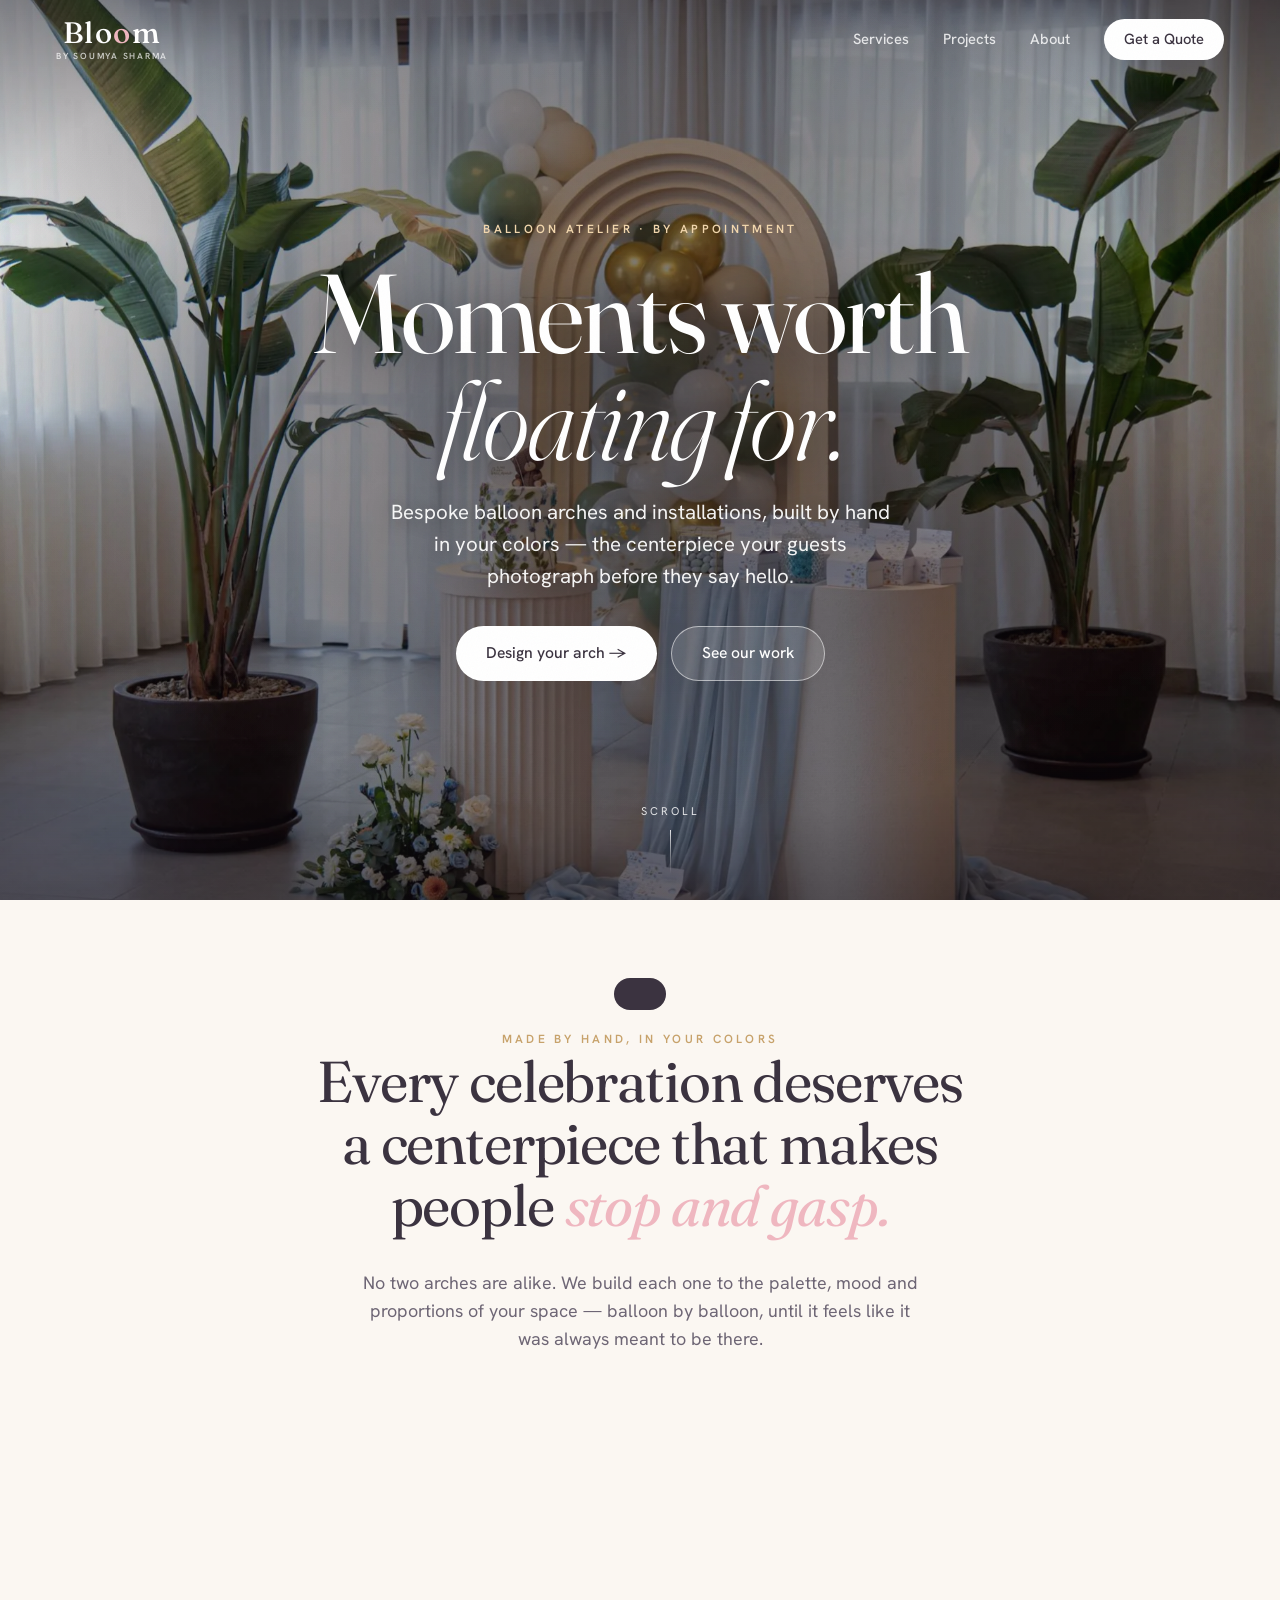
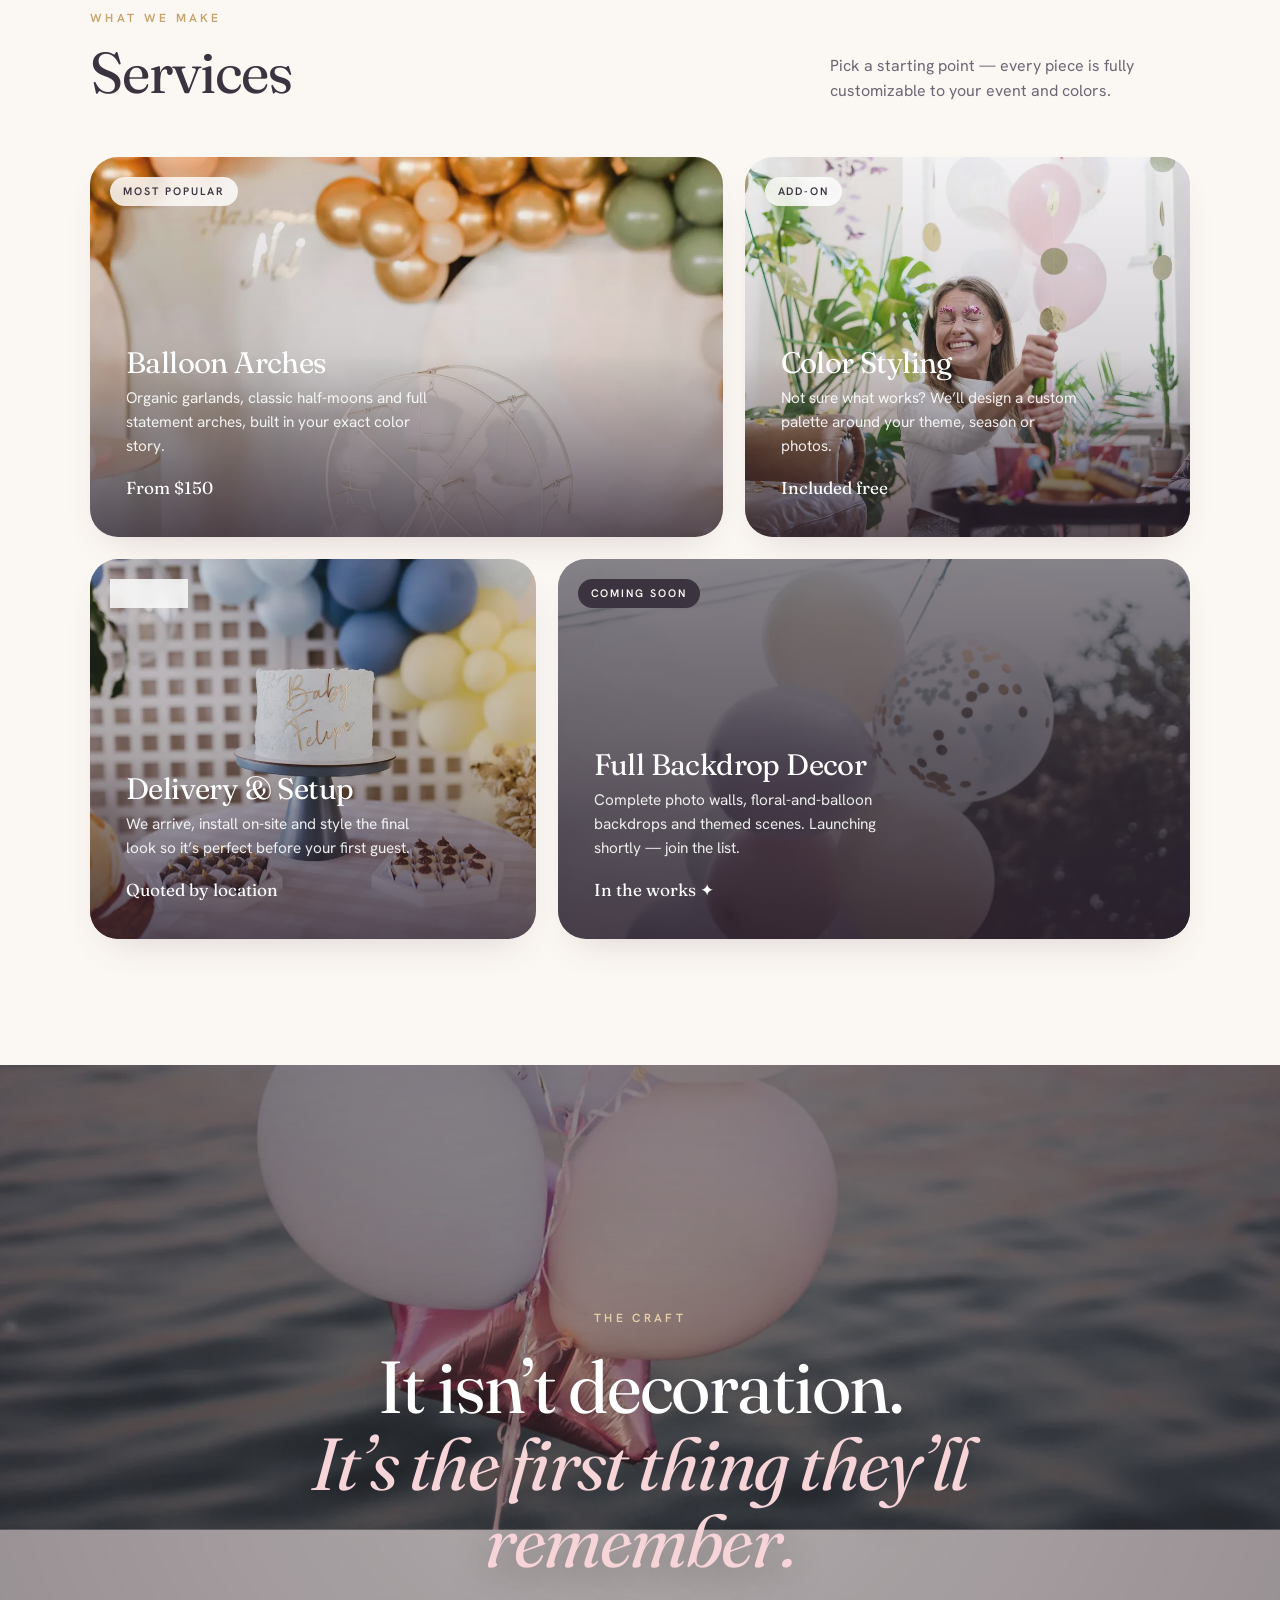
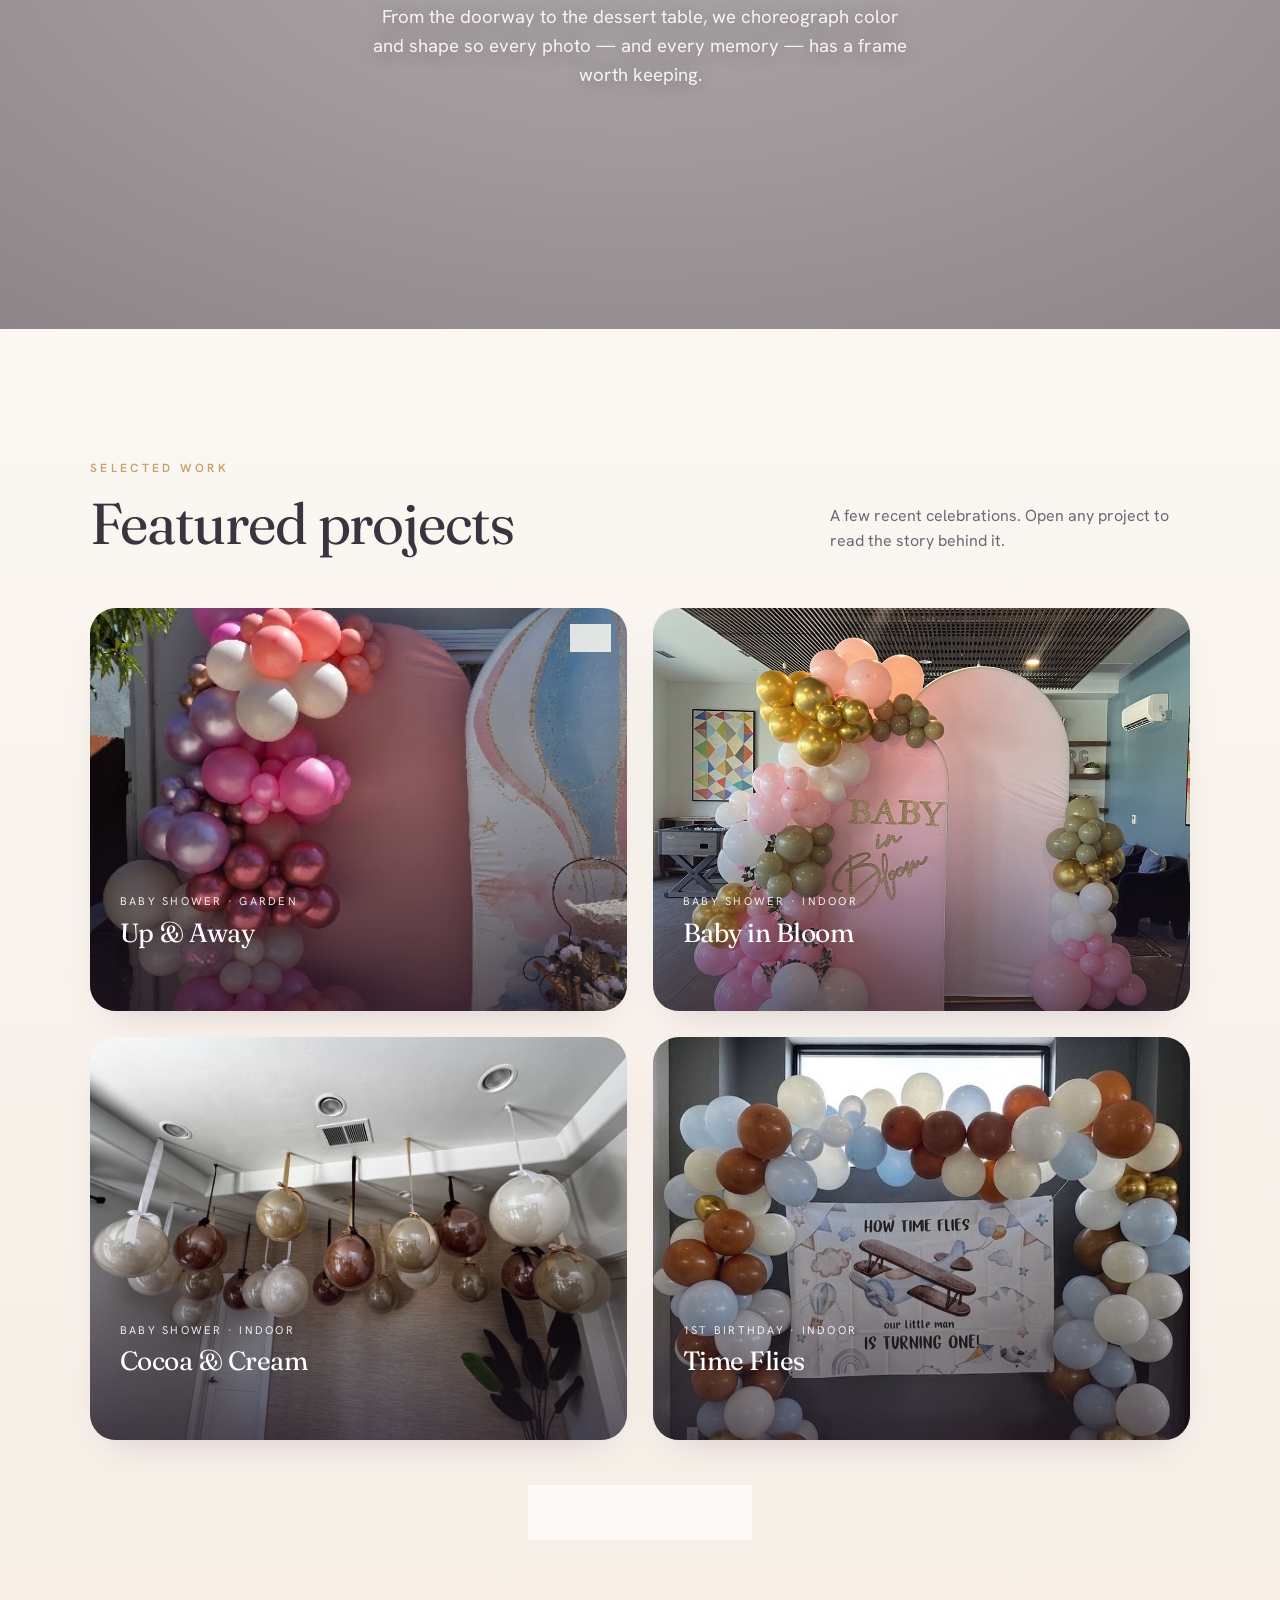
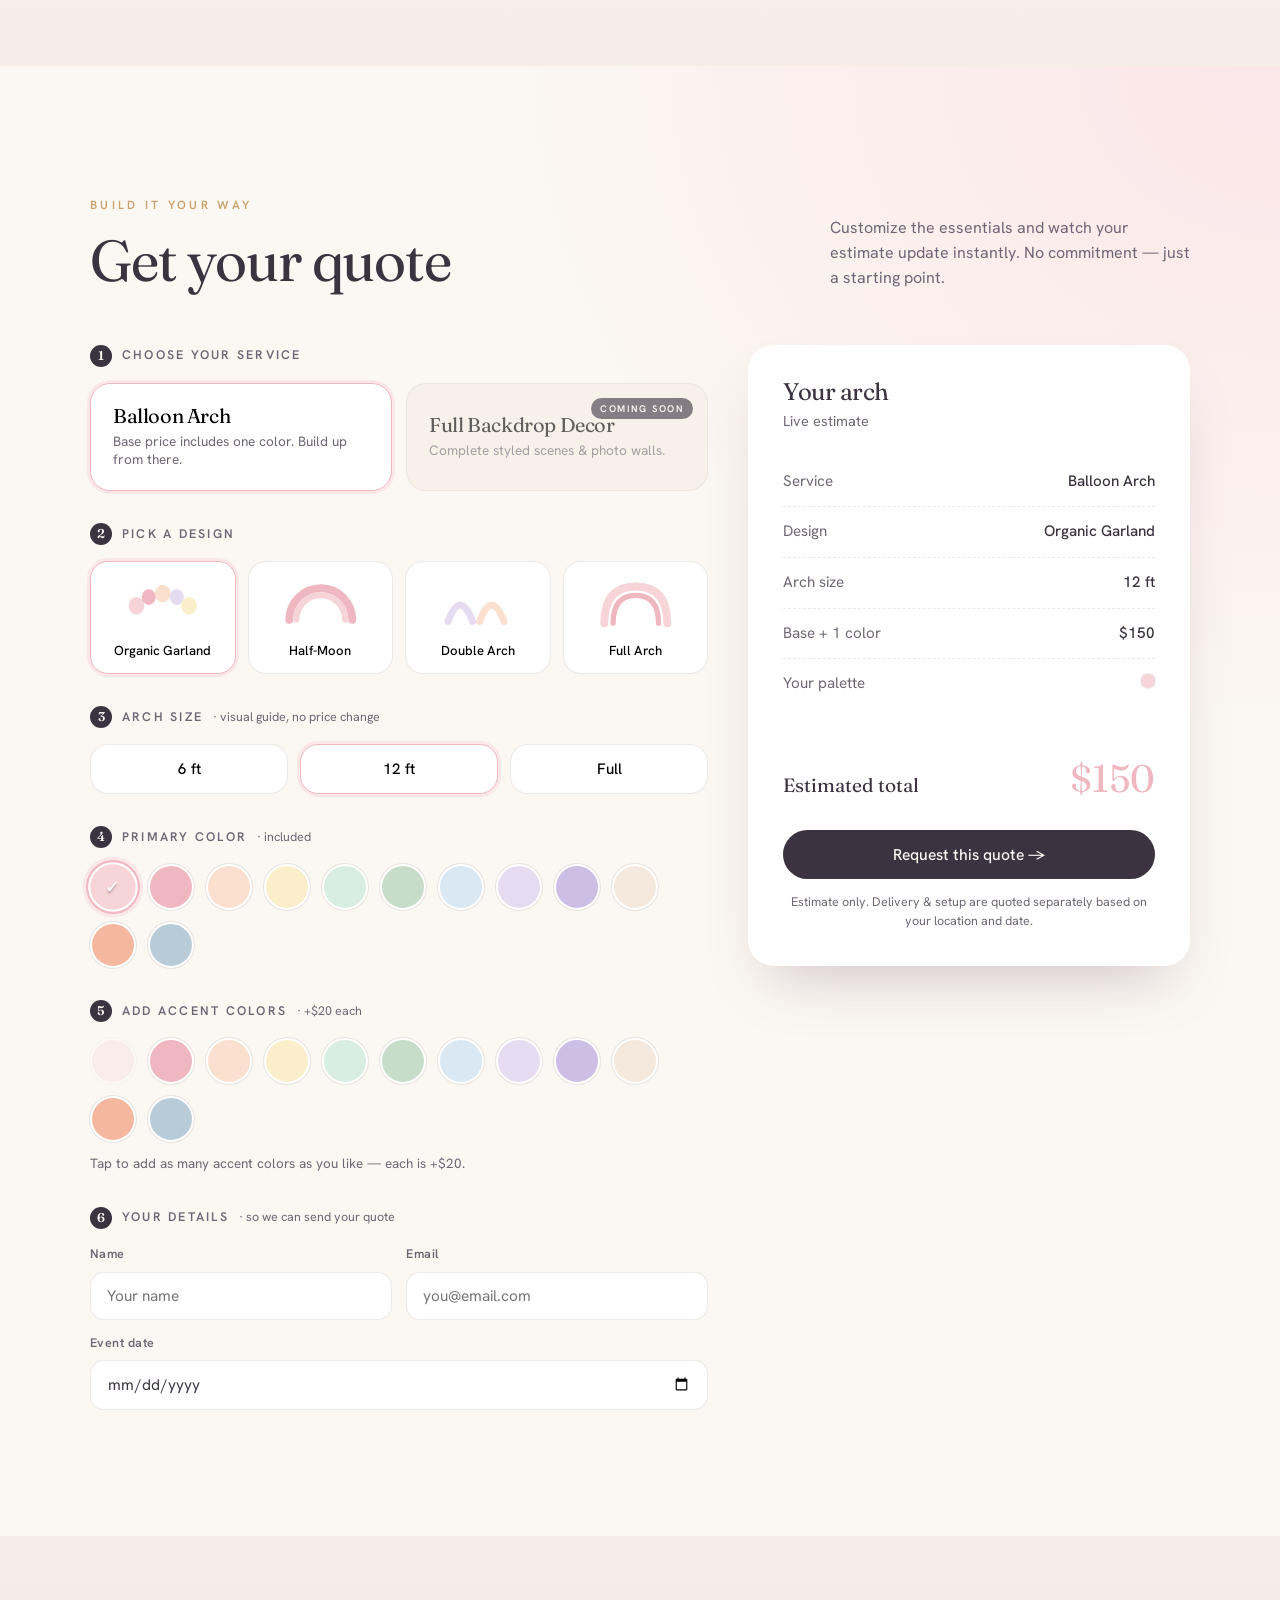
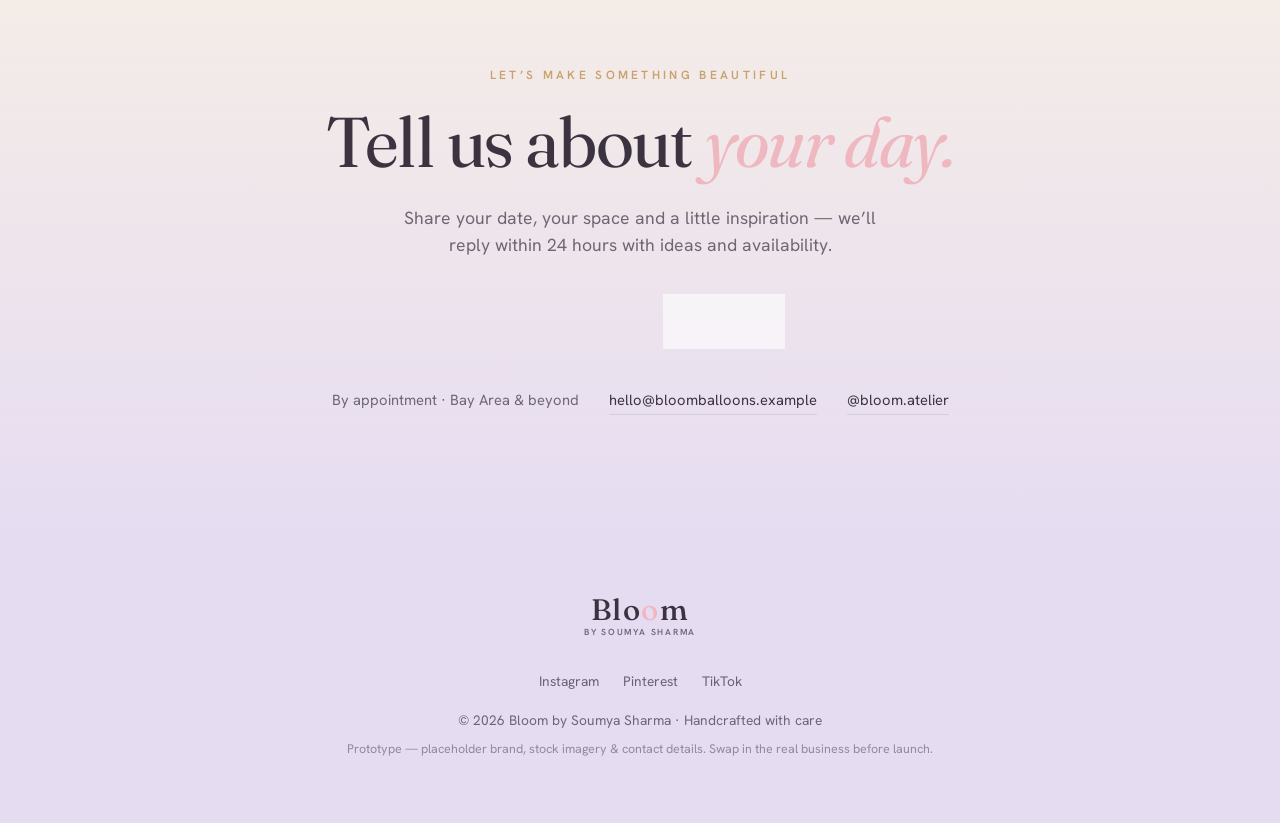
<file: index.html>
<!DOCTYPE html>
<html lang="en">
<head>
<meta charset="UTF-8" />
<meta name="viewport" content="width=device-width, initial-scale=1.0" />
<title>Bloom by Soumya Sharma · Balloon Atelier</title>
<meta name="description" content="BLOOM is a balloon atelier crafting bespoke pastel balloon arches, garlands and installations. Design your arch and get an instant estimate." />
<meta name="theme-color" content="#FBF7F2" />
<meta property="og:title" content="Bloom by Soumya Sharma · Balloon Atelier" />
<meta property="og:description" content="Handcrafted balloon arches and installations that turn an ordinary room into the photograph you'll keep forever." />
<meta property="og:type" content="website" />
<link rel="icon" href="data:image/svg+xml,%3Csvg xmlns='http://www.w3.org/2000/svg' viewBox='0 0 32 32'%3E%3Ccircle cx='16' cy='14' r='10' fill='%23EFB7C0'/%3E%3Crect x='15' y='22' width='2' height='8' rx='1' fill='%23C7A26B'/%3E%3C/svg%3E" />
<link rel="preconnect" href="https://fonts.googleapis.com">
<link rel="preconnect" href="https://fonts.gstatic.com" crossorigin>
<link href="https://fonts.googleapis.com/css2?family=Fraunces:ital,opsz,wght@0,9..144,300..600;1,9..144,300..400&family=Hanken+Grotesk:wght@300;400;500;600&display=swap" rel="stylesheet">
<link rel="preload" as="image" href="assets/img/hero/scene.webp" type="image/webp" fetchpriority="high">
<link rel="stylesheet" href="css/styles.css?v=7">
</head>
<body>

<!-- NAV -->
<nav id="nav" class="over-hero">
  <a href="#top" class="logo" aria-label="Bloom by Soumya Sharma — home"><span class="mark">Blo<span class="ax">o</span>m</span><span class="by">by Soumya&nbsp;Sharma</span></a>
  <div class="nav-links" id="navLinks">
    <a href="#services">Services</a>
    <a href="projects.html">Projects</a>
    <a href="about.html">About</a>
    <a href="#quote" class="nav-cta">Get a Quote</a>
  </div>
  <button class="menu-btn" id="menuBtn" aria-label="Menu" aria-controls="navLinks" aria-expanded="false">☰</button>
</nav>

<!-- HERO · one balloon-arch scene → backdrop + soft foreground frame (parallax) -->
<header class="hero" id="top">
  <div class="plane back" data-speed="-0.32">
    <picture>
      <source type="image/webp" srcset="assets/img/hero/scene.webp">
      <img id="heroBack" src="assets/img/hero/scene.jpg" alt="An elegant sage, gold and cream balloon arch installation framed by greenery" fetchpriority="high">
    </picture>
  </div>

  <div class="hero-scrim" aria-hidden="true"></div>

  <div class="hero-content" data-speed="0.08">
    <span class="eyebrow">Balloon Atelier · By Appointment</span>
    <h1>
      <span class="l" style="animation-delay:.7s">Moments&nbsp;worth</span><br>
      <span class="l serif-italic" style="animation-delay:.85s">floating&nbsp;for.</span>
    </h1>
    <p>Bespoke balloon arches and installations, built by hand in your colors — the centerpiece your guests photograph before they say hello.</p>
    <div class="hero-btns">
      <a href="#quote" class="btn btn-primary">Design your arch →</a>
      <a href="projects.html" class="btn btn-ghost">See our work</a>
    </div>
  </div>

  <div class="scroll-cue" aria-hidden="true"><span>Scroll</span><span class="dot"></span></div>
</header>

<!-- INTRO / STORY -->
<section class="section-pad intro">
  <div class="wrap">
    <span class="eyebrow reveal">Made by hand, in your colors</span>
    <h2 class="reveal d1">Every celebration deserves a centerpiece that makes people <em>stop and gasp.</em></h2>
    <p class="reveal d2">No two arches are alike. We build each one to the palette, mood and proportions of your space — balloon by balloon, until it feels like it was always meant to be there.</p>
  </div>
</section>

<!-- SERVICES -->
<section class="section-pad" id="services">
  <div class="wrap">
    <div class="sec-head">
      <div>
        <span class="eyebrow reveal">What we make</span>
        <h2 class="reveal d1" style="margin-top:14px">Services</h2>
      </div>
      <p class="reveal d2">Pick a starting point — every piece is fully customizable to your event and colors.</p>
    </div>
    <div class="services-grid">

      <article class="card span-7 reveal">
        <div class="card-img"><picture><source type="image/webp" srcset="assets/img/services/arches.webp"><img src="assets/img/services/arches.jpg" alt="A lush pastel balloon arch" loading="lazy" decoding="async"></picture></div>
        <span class="badge">Most popular</span>
        <h3>Balloon Arches</h3>
        <p>Organic garlands, classic half-moons and full statement arches, built in your exact color story.</p>
        <div class="price">From $150</div>
      </article>

      <article class="card span-5 reveal d1">
        <div class="card-img"><picture><source type="image/webp" srcset="assets/img/services/styling.webp"><img src="assets/img/services/styling.jpg" alt="Choosing a pastel balloon palette" loading="lazy" decoding="async"></picture></div>
        <span class="badge">Add-on</span>
        <h3>Color Styling</h3>
        <p>Not sure what works? We’ll design a custom palette around your theme, season or photos.</p>
        <div class="price">Included free</div>
      </article>

      <article class="card span-5 reveal">
        <div class="card-img"><picture><source type="image/webp" srcset="assets/img/services/setup.webp"><img src="assets/img/services/setup.jpg" alt="On-site balloon installation and setup" loading="lazy" decoding="async"></picture></div>
        <span class="badge">Add-on</span>
        <h3>Delivery &amp; Setup</h3>
        <p>We arrive, install on-site and style the final look so it’s perfect before your first guest.</p>
        <div class="price">Quoted by location</div>
      </article>

      <article class="card span-7 soon reveal d1">
        <div class="card-img"><picture><source type="image/webp" srcset="assets/img/services/backdrop.webp"><img src="assets/img/services/backdrop.jpg" alt="A styled balloon and floral backdrop" loading="lazy" decoding="async"></picture></div>
        <span class="badge">Coming soon</span>
        <h3>Full Backdrop Decor</h3>
        <p>Complete photo walls, floral-and-balloon backdrops and themed scenes. Launching shortly — join the list.</p>
        <div class="price">In the works ✦</div>
      </article>

    </div>
  </div>
</section>

<!-- THE CRAFT · parallax story band -->
<section class="story" id="story">
  <div class="story-bg" aria-hidden="true">
    <picture><source type="image/webp" srcset="assets/img/story/band.webp"><img src="assets/img/story/band.jpg" alt="" loading="lazy" decoding="async"></picture>
  </div>
  <div class="story-inner">
    <span class="eyebrow reveal" style="color:var(--gold-soft)">The Craft</span>
    <h2 class="reveal d1" style="margin-top:18px">It isn’t decoration.<br><em>It’s the first thing they’ll remember.</em></h2>
    <p class="reveal d2">From the doorway to the dessert table, we choreograph color and shape so every photo — and every memory — has a frame worth keeping.</p>
  </div>
</section>

<!-- FEATURED PROJECTS -->
<section class="section-pad projects" id="projects">
  <div class="wrap">
    <div class="sec-head">
      <div>
        <span class="eyebrow reveal">Selected work</span>
        <h2 class="reveal d1" style="margin-top:14px">Featured projects</h2>
      </div>
      <p class="reveal d2">A few recent celebrations. Open any project to read the story behind it.</p>
    </div>
    <div class="proj-grid">
      <a class="proj reveal" href="projects.html#up-away">
        <div class="proj-img"><img src="assets/img/projects/up-away-1.jpg" alt="Up & Away — pink hot-air-balloon baby shower" loading="lazy" decoding="async"></div>
        <span class="proj-multi" aria-hidden="true">⧉ 2</span>
        <div class="proj-overlay"><span class="k">Baby Shower · Garden</span><h3>Up &amp; Away</h3><span class="open">View case study →</span></div>
      </a>
      <a class="proj reveal d1" href="projects.html#baby-bloom">
        <div class="proj-img"><img src="assets/img/projects/baby-bloom.jpg" alt="Baby in Bloom — pink and gold baby shower" loading="lazy" decoding="async"></div>
        <div class="proj-overlay"><span class="k">Baby Shower · Indoor</span><h3>Baby in Bloom</h3><span class="open">View case study →</span></div>
      </a>
      <a class="proj reveal" href="projects.html#cocoa-cream">
        <div class="proj-img"><img src="assets/img/projects/cocoa-cream.jpg" alt="Cocoa & Cream — neutral teddy-bear baby shower" loading="lazy" decoding="async"></div>
        <div class="proj-overlay"><span class="k">Baby Shower · Indoor</span><h3>Cocoa &amp; Cream</h3><span class="open">View case study →</span></div>
      </a>
      <a class="proj reveal d1" href="projects.html#time-flies">
        <div class="proj-img"><img src="assets/img/projects/time-flies.jpg" alt="Time Flies — vintage aviator first birthday" loading="lazy" decoding="async"></div>
        <div class="proj-overlay"><span class="k">1st Birthday · Indoor</span><h3>Time Flies</h3><span class="open">View case study →</span></div>
      </a>
    </div>
    <div style="text-align:center;margin-top:46px" class="reveal d2">
      <a href="projects.html" class="btn btn-ghost">View all six projects →</a>
    </div>
  </div>
</section>

<!-- QUOTE BUILDER -->
<section class="section-pad quote" id="quote">
  <div class="wrap">
    <div class="sec-head">
      <div>
        <span class="eyebrow reveal">Build it your way</span>
        <h2 class="reveal d1" style="margin-top:14px">Get your quote</h2>
      </div>
      <p class="reveal d2">Customize the essentials and watch your estimate update instantly. No commitment — just a starting point.</p>
    </div>

    <form id="quoteForm" class="quote-grid" novalidate>
      <!-- BUILDER -->
      <div class="builder reveal" id="builder">
        <div>
          <div class="field-label"><span class="n">1</span> Choose your service</div>
          <div class="service-opts">
            <button type="button" class="opt active" id="optArch">
              <h4>Balloon Arch</h4>
              <p>Base price includes one color. Build up from there.</p>
            </button>
            <button type="button" class="opt disabled" id="optBackdrop" aria-disabled="true">
              <span class="soon-tag">Coming soon</span>
              <h4>Full Backdrop Decor</h4>
              <p>Complete styled scenes &amp; photo walls.</p>
            </button>
          </div>
        </div>

        <div>
          <div class="field-label"><span class="n">2</span> Pick a design</div>
          <div class="design-row" id="designRow"></div>
        </div>

        <div>
          <div class="field-label"><span class="n">3</span> Arch size <span class="sub">· visual guide, no price change</span></div>
          <div class="size-row" id="sizeRow"></div>
        </div>

        <div>
          <div class="field-label"><span class="n">4</span> Primary color <span class="sub">· included</span></div>
          <div class="swatches" id="primarySwatches"></div>
        </div>

        <div>
          <div class="field-label"><span class="n">5</span> Add accent colors <span class="sub">· +$20 each</span></div>
          <div class="swatches" id="accentSwatches"></div>
          <p class="hint" id="accentHint"></p>
        </div>

        <div>
          <div class="field-label"><span class="n">6</span> Your details <span class="sub">· so we can send your quote</span></div>
          <div class="contact-fields">
            <div class="fld"><label for="qName">Name</label><input id="qName" type="text" placeholder="Your name" autocomplete="name"></div>
            <div class="fld"><label for="qEmail">Email</label><input id="qEmail" type="email" placeholder="you@email.com" autocomplete="email" required></div>
            <div class="fld full"><label for="qDate">Event date</label><input id="qDate" type="date"></div>
          </div>
        </div>
      </div>

      <!-- SUMMARY -->
      <div class="summary reveal d1">
        <h3>Your arch</h3>
        <div class="sub">Live estimate</div>
        <div class="line-item"><span class="lbl">Service</span><span class="val" id="sumService">Balloon Arch</span></div>
        <div class="line-item"><span class="lbl">Design</span><span class="val" id="sumDesign">Organic Garland</span></div>
        <div class="line-item"><span class="lbl">Arch size</span><span class="val" id="sumSize">12 ft</span></div>
        <div class="line-item"><span class="lbl">Base + 1 color</span><span class="val">$150</span></div>
        <div class="line-item" id="accentLine" style="display:none">
          <span class="lbl">Accent colors <span id="accentCount"></span></span><span class="val" id="accentTotal">$0</span>
        </div>
        <div class="line-item" style="border-bottom:none">
          <span class="lbl">Your palette</span><span class="colordots" id="paletteDots"></span>
        </div>
        <div class="total">
          <span class="lbl">Estimated total</span>
          <span class="amt" id="totalAmt">$150</span>
        </div>
        <button class="btn btn-primary" id="requestBtn" type="submit">Request this quote →</button>
        <p class="note">Estimate only. Delivery &amp; setup are quoted separately based on your location and date.</p>
      </div>
    </form>
  </div>
</section>

<!-- CONTACT -->
<section class="section-pad contact" id="contact">
  <div class="wrap">
    <span class="eyebrow reveal">Let’s make something beautiful</span>
    <h2 class="reveal d1" style="margin-top:18px">Tell us about <em>your day.</em></h2>
    <p class="reveal d2">Share your date, your space and a little inspiration — we’ll reply within 24 hours with ideas and availability.</p>
    <div class="hero-btns reveal d3" style="justify-content:center">
      <a href="#quote" class="btn btn-primary">Start a quote</a>
      <a href="mailto:hello@bloomballoons.example" class="btn btn-ghost">Email us</a>
    </div>
    <div class="contact-meta reveal d3">
      <span>By appointment · Bay Area &amp; beyond</span>
      <a href="mailto:hello@bloomballoons.example">hello@bloomballoons.example</a>
      <a href="#" rel="nofollow">@bloom.atelier</a>
    </div>
  </div>
</section>

<footer>
  <div class="wrap">
    <span class="logo"><span class="mark">Blo<span class="ax">o</span>m</span><span class="by">by Soumya&nbsp;Sharma</span></span>
    <div class="social">
      <a href="#" rel="nofollow">Instagram</a><a href="#" rel="nofollow">Pinterest</a><a href="#" rel="nofollow">TikTok</a>
    </div>
    <p>© 2026 Bloom by Soumya Sharma · Handcrafted with care</p>
    <p class="proto">Prototype — placeholder brand, stock imagery &amp; contact details. Swap in the real business before launch.</p>
  </div>
</footer>

<!-- PROJECT MODAL (so home-page cards open in place) -->
<div class="modal-bg" id="modalBg" role="dialog" aria-modal="true" aria-labelledby="modalTitle" aria-hidden="true">
  <div class="modal">
    <div class="modal-scroll">
      <div class="modal-hero" id="modalHero"></div>
      <div class="modal-body">
        <span class="eyebrow" id="modalKicker"></span>
        <h2 id="modalTitle"></h2>
        <p id="modalText1"></p>
        <p id="modalText2"></p>
        <div class="modal-palette" id="modalPalette"></div>
        <div class="modal-stats" id="modalStats"></div>
        <a href="#quote" class="btn btn-primary">Plan something similar →</a>
      </div>
    </div>
  </div>
</div>

<div class="toast" id="toast" role="status" aria-live="polite"></div>

<script src="js/parallax.js?v=7" defer></script>
<script src="js/reveal.js?v=7" defer></script>
<script src="js/quote.js?v=7" defer></script>
</body>
</html>
</file>
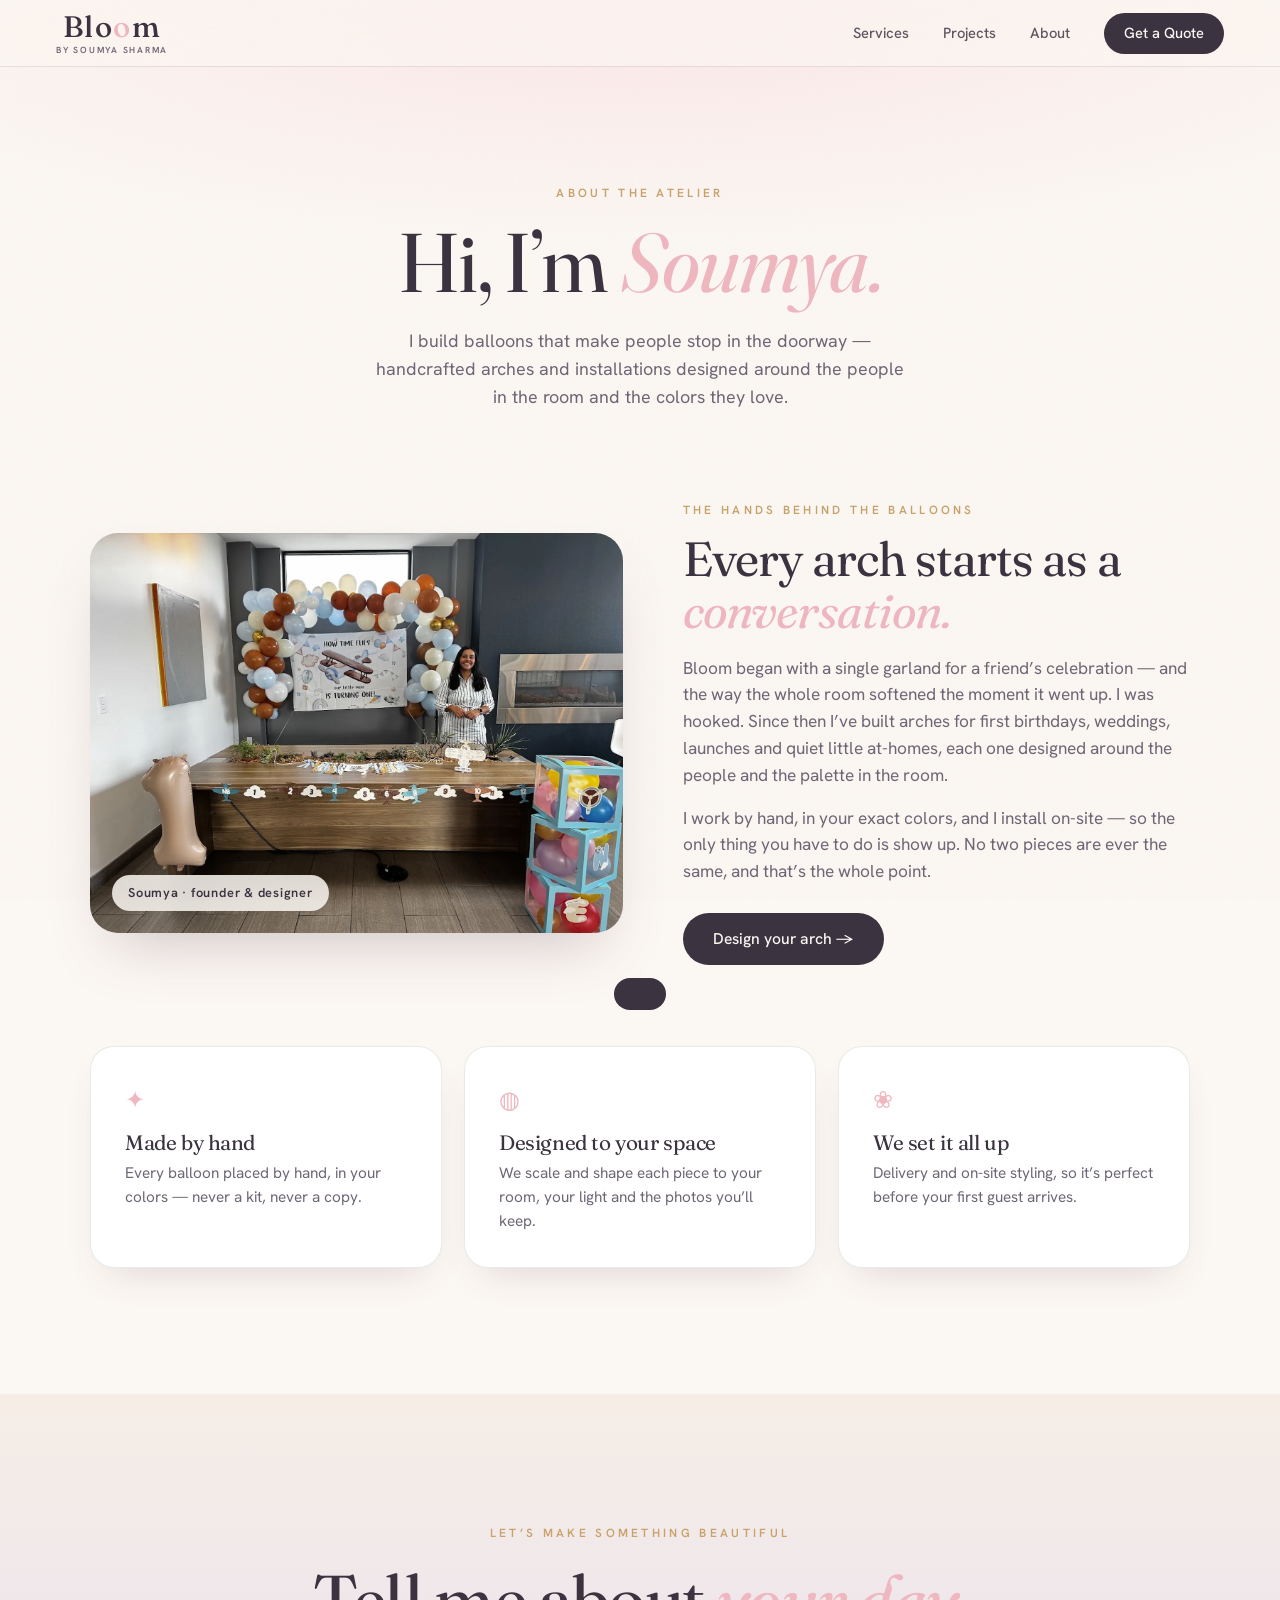
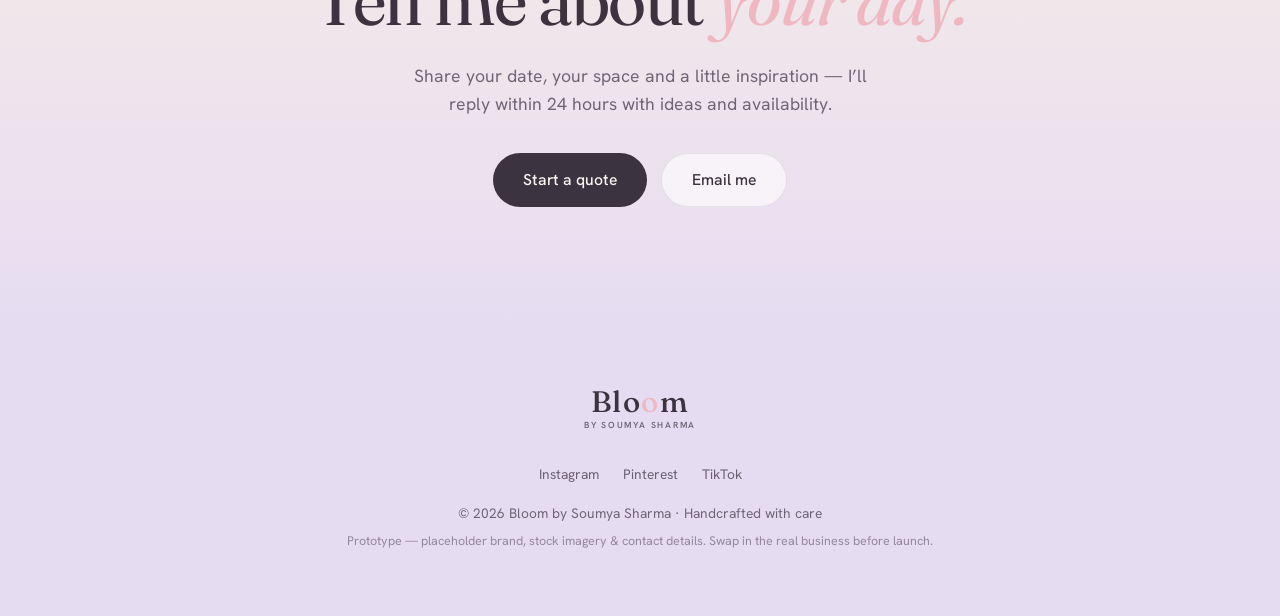
<file: about.html>
<!DOCTYPE html>
<html lang="en">
<head>
<meta charset="UTF-8" />
<meta name="viewport" content="width=device-width, initial-scale=1.0" />
<title>About · Bloom by Soumya Sharma</title>
<meta name="description" content="Meet Soumya Sharma — the hands behind Bloom. Bespoke balloon arches and installations, built by hand in your colors." />
<meta name="theme-color" content="#FBF7F2" />
<link rel="icon" href="data:image/svg+xml,%3Csvg xmlns='http://www.w3.org/2000/svg' viewBox='0 0 32 32'%3E%3Ccircle cx='16' cy='14' r='10' fill='%23EFB7C0'/%3E%3Crect x='15' y='22' width='2' height='8' rx='1' fill='%23C7A26B'/%3E%3C/svg%3E" />
<link rel="preconnect" href="https://fonts.googleapis.com">
<link rel="preconnect" href="https://fonts.gstatic.com" crossorigin>
<link href="https://fonts.googleapis.com/css2?family=Fraunces:ital,opsz,wght@0,9..144,300..600;1,9..144,300..400&family=Hanken+Grotesk:wght@300;400;500;600&display=swap" rel="stylesheet">
<link rel="stylesheet" href="css/styles.css?v=7">
</head>
<body>

<!-- NAV -->
<nav id="nav">
  <a href="index.html" class="logo" aria-label="Bloom by Soumya Sharma — home"><span class="mark">Blo<span class="ax">o</span>m</span><span class="by">by Soumya&nbsp;Sharma</span></a>
  <div class="nav-links" id="navLinks">
    <a href="index.html#services">Services</a>
    <a href="projects.html">Projects</a>
    <a href="about.html">About</a>
    <a href="index.html#quote" class="nav-cta">Get a Quote</a>
  </div>
  <button class="menu-btn" id="menuBtn" aria-label="Menu" aria-controls="navLinks" aria-expanded="false">☰</button>
</nav>

<!-- PAGE HEADER -->
<section class="page-head">
  <div class="wrap">
    <span class="eyebrow reveal">About the atelier</span>
    <h1 class="reveal d1">Hi, I’m <em style="font-style:italic;color:var(--rose)">Soumya.</em></h1>
    <p class="reveal d2">I build balloons that make people stop in the doorway — handcrafted arches and installations designed around the people in the room and the colors they love.</p>
  </div>
</section>

<!-- FEATURE -->
<section class="section-pad" style="padding-top:clamp(20px,3vh,40px)">
  <div class="wrap">
    <div class="about-feature">
      <div class="about-photo reveal">
        <picture>
          <source type="image/webp" srcset="assets/img/about/founder.webp">
          <img src="assets/img/about/founder.jpg" alt="Soumya Sharma beside one of her balloon arch installations" loading="lazy" decoding="async">
        </picture>
        <span class="tag">Soumya · founder &amp; designer</span>
      </div>
      <div class="about-text reveal d1">
        <span class="eyebrow">The hands behind the balloons</span>
        <h2>Every arch starts as a <em>conversation.</em></h2>
        <p>Bloom began with a single garland for a friend’s celebration — and the way the whole room softened the moment it went up. I was hooked. Since then I’ve built arches for first birthdays, weddings, launches and quiet little at-homes, each one designed around the people and the palette in the room.</p>
        <p>I work by hand, in your exact colors, and I install on-site — so the only thing you have to do is show up. No two pieces are ever the same, and that’s the whole point.</p>
        <a href="index.html#quote" class="btn btn-primary">Design your arch →</a>
      </div>
    </div>

    <div class="about-values">
      <article class="vcard reveal">
        <span class="ic">✦</span>
        <h4>Made by hand</h4>
        <p>Every balloon placed by hand, in your colors — never a kit, never a copy.</p>
      </article>
      <article class="vcard reveal d1">
        <span class="ic">◍</span>
        <h4>Designed to your space</h4>
        <p>We scale and shape each piece to your room, your light and the photos you’ll keep.</p>
      </article>
      <article class="vcard reveal d2">
        <span class="ic">❀</span>
        <h4>We set it all up</h4>
        <p>Delivery and on-site styling, so it’s perfect before your first guest arrives.</p>
      </article>
    </div>
  </div>
</section>

<!-- CONTACT -->
<section class="section-pad contact" id="contact">
  <div class="wrap reveal">
    <span class="eyebrow">Let’s make something beautiful</span>
    <h2 style="margin-top:18px">Tell me about <em>your day.</em></h2>
    <p>Share your date, your space and a little inspiration — I’ll reply within 24 hours with ideas and availability.</p>
    <div class="hero-btns" style="justify-content:center">
      <a href="index.html#quote" class="btn btn-primary">Start a quote</a>
      <a href="mailto:hello@bloomballoons.example" class="btn btn-ghost">Email me</a>
    </div>
  </div>
</section>

<footer>
  <div class="wrap">
    <a href="index.html" class="logo" style="justify-content:center"><span class="mark">Blo<span class="ax">o</span>m</span><span class="by">by Soumya&nbsp;Sharma</span></a>
    <div class="social">
      <a href="#" rel="nofollow">Instagram</a><a href="#" rel="nofollow">Pinterest</a><a href="#" rel="nofollow">TikTok</a>
    </div>
    <p>© 2026 Bloom by Soumya Sharma · Handcrafted with care</p>
    <p class="proto">Prototype — placeholder brand, stock imagery &amp; contact details. Swap in the real business before launch.</p>
  </div>
</footer>

<div class="toast" id="toast" role="status" aria-live="polite"></div>

<script src="js/reveal.js?v=7" defer></script>
</body>
</html>
</file>
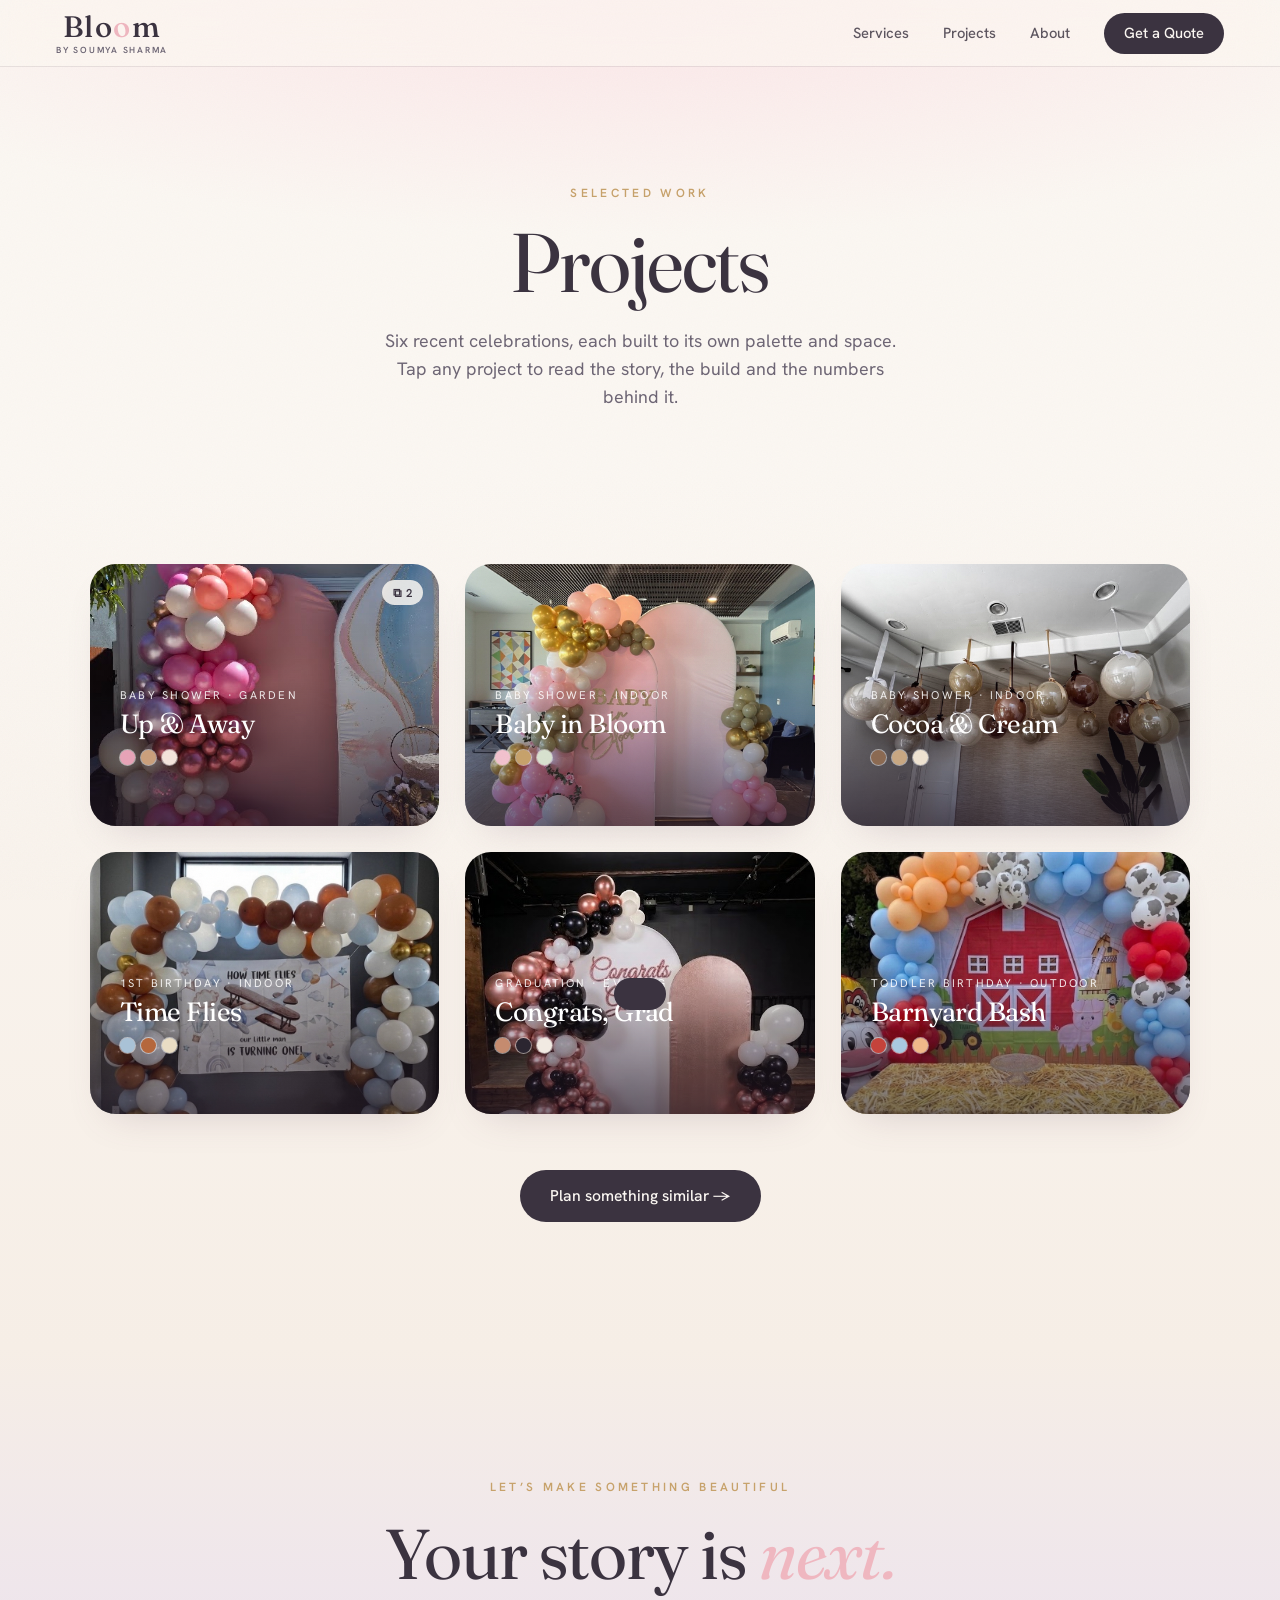
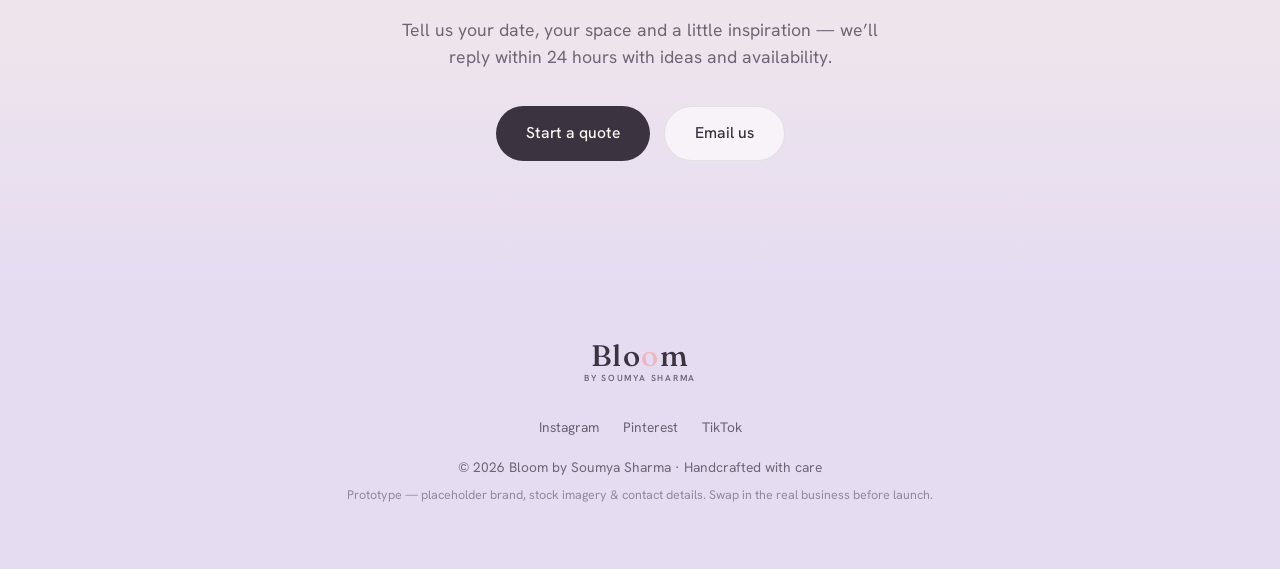
<file: projects.html>
<!DOCTYPE html>
<html lang="en">
<head>
<meta charset="UTF-8" />
<meta name="viewport" content="width=device-width, initial-scale=1.0" />
<title>Projects · Bloom by Soumya Sharma</title>
<meta name="description" content="Six recent BLOOM balloon celebrations — baby showers, a first birthday, a graduation and a farmyard party — each built to its own palette and space." />
<meta name="theme-color" content="#FBF7F2" />
<link rel="icon" href="data:image/svg+xml,%3Csvg xmlns='http://www.w3.org/2000/svg' viewBox='0 0 32 32'%3E%3Ccircle cx='16' cy='14' r='10' fill='%23EFB7C0'/%3E%3Crect x='15' y='22' width='2' height='8' rx='1' fill='%23C7A26B'/%3E%3C/svg%3E" />
<link rel="preconnect" href="https://fonts.googleapis.com">
<link rel="preconnect" href="https://fonts.gstatic.com" crossorigin>
<link href="https://fonts.googleapis.com/css2?family=Fraunces:ital,opsz,wght@0,9..144,300..600;1,9..144,300..400&family=Hanken+Grotesk:wght@300;400;500;600&display=swap" rel="stylesheet">
<link rel="stylesheet" href="css/styles.css?v=7">
</head>
<body>

<!-- NAV -->
<nav id="nav">
  <a href="index.html" class="logo" aria-label="Bloom by Soumya Sharma — home"><span class="mark">Blo<span class="ax">o</span>m</span><span class="by">by Soumya&nbsp;Sharma</span></a>
  <div class="nav-links" id="navLinks">
    <a href="index.html#services">Services</a>
    <a href="projects.html">Projects</a>
    <a href="about.html">About</a>
    <a href="index.html#quote" class="nav-cta">Get a Quote</a>
  </div>
  <button class="menu-btn" id="menuBtn" aria-label="Menu" aria-controls="navLinks" aria-expanded="false">☰</button>
</nav>

<!-- PAGE HEADER -->
<section class="page-head">
  <div class="wrap">
    <span class="eyebrow reveal">Selected work</span>
    <h1 class="reveal d1">Projects</h1>
    <p class="reveal d2">Six recent celebrations, each built to its own palette and space. Tap any project to read the story, the build and the numbers behind it.</p>
  </div>
</section>

<!-- PROJECTS GRID (rendered by js/reveal.js) -->
<section class="section-pad projects" style="padding-top:clamp(24px,4vh,46px)">
  <div class="wrap">
    <div class="proj-grid three" id="projGrid"></div>
    <div style="text-align:center;margin-top:56px" class="reveal d1">
      <a href="index.html#quote" class="btn btn-primary">Plan something similar →</a>
    </div>
  </div>
</section>

<!-- CONTACT -->
<section class="section-pad contact" id="contact">
  <div class="wrap">
    <span class="eyebrow reveal">Let’s make something beautiful</span>
    <h2 class="reveal d1" style="margin-top:18px">Your story is <em>next.</em></h2>
    <p class="reveal d2">Tell us your date, your space and a little inspiration — we’ll reply within 24 hours with ideas and availability.</p>
    <div class="hero-btns reveal d3" style="justify-content:center">
      <a href="index.html#quote" class="btn btn-primary">Start a quote</a>
      <a href="mailto:hello@bloomballoons.example" class="btn btn-ghost">Email us</a>
    </div>
  </div>
</section>

<footer>
  <div class="wrap">
    <a href="index.html" class="logo" style="text-decoration:none"><span class="mark">Blo<span class="ax">o</span>m</span><span class="by">by Soumya&nbsp;Sharma</span></a>
    <div class="social">
      <a href="#" rel="nofollow">Instagram</a><a href="#" rel="nofollow">Pinterest</a><a href="#" rel="nofollow">TikTok</a>
    </div>
    <p>© 2026 Bloom by Soumya Sharma · Handcrafted with care</p>
    <p class="proto">Prototype — placeholder brand, stock imagery &amp; contact details. Swap in the real business before launch.</p>
  </div>
</footer>

<!-- PROJECT MODAL -->
<div class="modal-bg" id="modalBg" role="dialog" aria-modal="true" aria-labelledby="modalTitle" aria-hidden="true">
  <div class="modal">
    <div class="modal-scroll">
      <div class="modal-hero" id="modalHero"></div>
      <div class="modal-body">
        <span class="eyebrow" id="modalKicker"></span>
        <h2 id="modalTitle"></h2>
        <p id="modalText1"></p>
        <p id="modalText2"></p>
        <div class="modal-palette" id="modalPalette"></div>
        <div class="modal-stats" id="modalStats"></div>
        <a href="index.html#quote" class="btn btn-primary">Plan something similar →</a>
      </div>
    </div>
  </div>
</div>

<div class="toast" id="toast" role="status" aria-live="polite"></div>

<script src="js/reveal.js?v=7" defer></script>
</body>
</html>
</file>
<file: css/styles.css>
/* =====================================================================
   BLOOM · Balloon Atelier — design prototype
   Tokens per build spec §4. Hero = Option A discrete-cutout parallax.
   ===================================================================== */
:root{
  /* surfaces */
  --cream:#FBF7F2; --cream-2:#F6EEE6;
  /* pastels */
  --blush:#F6D4D8; --blush-soft:#FBE6E8; --peach:#FBE0CF; --lav:#E6DCF2;
  --mint:#D8EEE2; --sky:#D9E8F3; --butter:#FBEFCB; --rose:#EFB7C0;
  --sage:#C7DDC9; --lilac:#CDBEE6; --coral:#F4B8A1; --dusty:#B8CBD9;
  /* ink + accent */
  --ink:#3B3340; --ink-soft:#6E6675; --gold:#C7A26B; --gold-soft:#E4CFA8;
  --line:rgba(59,51,64,.10);
  --shadow:0 30px 60px -25px rgba(120,90,110,.35);
  --shadow-soft:0 18px 40px -22px rgba(120,90,110,.30);
  --maxw:1180px;
  --serif:"Fraunces",Georgia,serif;
  --sans:"Hanken Grotesk",-apple-system,system-ui,sans-serif;
  --ease:cubic-bezier(.2,.8,.2,1);
}
*{margin:0;padding:0;box-sizing:border-box}
html{scroll-behavior:smooth;scroll-padding-top:84px}
body{
  font-family:var(--sans);color:var(--ink);background:var(--cream);
  -webkit-font-smoothing:antialiased;overflow-x:hidden;line-height:1.55;
}
::selection{background:var(--rose);color:#fff}

/* slim, elegant scrollbars (fixes the chunky default bar in the modal) */
*{scrollbar-width:thin;scrollbar-color:rgba(120,90,110,.3) transparent}
::-webkit-scrollbar{width:9px;height:9px}
::-webkit-scrollbar-track{background:transparent}
::-webkit-scrollbar-thumb{background:rgba(120,90,110,.26);border-radius:100px;border:2px solid transparent;background-clip:content-box}
::-webkit-scrollbar-thumb:hover{background:rgba(120,90,110,.44);background-clip:content-box;border:2px solid transparent}
img{max-width:100%;display:block}
a{color:inherit}
:focus-visible{outline:2px solid var(--rose);outline-offset:3px;border-radius:4px}

/* film grain for premium depth */
body::before{
  content:"";position:fixed;inset:0;pointer-events:none;z-index:9999;
  opacity:.035;mix-blend-mode:multiply;
  background-image:url("data:image/svg+xml,%3Csvg xmlns='http://www.w3.org/2000/svg' width='120' height='120'%3E%3Cfilter id='n'%3E%3CfeTurbulence type='fractalNoise' baseFrequency='.8' numOctaves='2'/%3E%3C/filter%3E%3Crect width='100%25' height='100%25' filter='url(%23n)'/%3E%3C/svg%3E");
}

h1,h2,h3,h4{font-family:var(--serif);font-weight:400;letter-spacing:-.02em;line-height:1.04;font-optical-sizing:auto}
.eyebrow{font-family:var(--sans);font-weight:600;font-size:.74rem;letter-spacing:.28em;text-transform:uppercase;color:var(--gold)}
.serif-italic{font-style:italic;font-weight:300}
em{font-style:italic}

/* ---------- NAV ---------- */
nav{
  position:fixed;top:0;left:0;right:0;z-index:100;
  display:flex;align-items:center;justify-content:space-between;
  padding:18px clamp(20px,5vw,56px);
  transition:background .5s var(--ease),backdrop-filter .5s var(--ease),padding .5s var(--ease),box-shadow .5s var(--ease);
}
nav.scrolled{
  background:rgba(251,247,242,.72);
  backdrop-filter:saturate(150%) blur(18px);-webkit-backdrop-filter:saturate(150%) blur(18px);
  box-shadow:0 1px 0 var(--line);padding:12px clamp(20px,5vw,56px);
}
.logo{text-decoration:none;color:var(--ink);display:inline-flex;flex-direction:column;align-items:center;line-height:1;gap:4px}
.logo .mark{font-family:var(--serif);font-size:1.85rem;letter-spacing:.05em;font-weight:500;color:inherit}
.logo .mark .ax{color:var(--rose)}
.logo .by{font-family:var(--sans);font-size:.55rem;letter-spacing:.2em;text-transform:uppercase;color:var(--ink-soft);font-weight:600;white-space:nowrap}
.nav-links{display:flex;gap:34px;align-items:center}
.nav-links a{text-decoration:none;color:var(--ink);font-size:.92rem;font-weight:500;opacity:.82;position:relative;transition:opacity .3s}
.nav-links a:not(.nav-cta)::after{content:"";position:absolute;left:0;bottom:-5px;height:1px;width:0;background:var(--rose);transition:width .35s var(--ease)}
.nav-links a:hover{opacity:1}
.nav-links a:not(.nav-cta):hover::after{width:100%}
.nav-cta{background:var(--ink);color:var(--cream)!important;padding:9px 20px;border-radius:100px;font-size:.88rem;opacity:1!important;transition:background .3s,color .3s,transform .3s}
.nav-cta:hover{background:var(--rose);transform:translateY(-2px)}
.menu-btn{display:none;background:none;border:none;font-size:1.5rem;color:var(--ink);cursor:pointer;line-height:1}
/* light nav over the photo hero */
nav.over-hero:not(.scrolled) .logo{color:#fff}
nav.over-hero:not(.scrolled) .logo .by{color:rgba(255,255,255,.72)}
nav.over-hero:not(.scrolled) .nav-links a{color:#fff}
nav.over-hero:not(.scrolled) .nav-cta{background:#fff;color:var(--ink)!important}
nav.over-hero:not(.scrolled) .nav-cta:hover{background:var(--rose);color:#fff!important}
nav.over-hero:not(.scrolled) .menu-btn{color:#fff}

/* ---------- BUTTONS ---------- */
.btn{
  font-family:var(--sans);font-weight:500;font-size:.98rem;cursor:pointer;border:none;
  padding:14px 30px;border-radius:100px;text-decoration:none;display:inline-flex;align-items:center;gap:9px;
  transition:transform .35s var(--ease),box-shadow .35s,background .3s,color .3s;
}
.btn-primary{background:var(--ink);color:var(--cream)}
.btn-primary:hover{background:var(--rose);color:#fff;transform:translateY(-3px);box-shadow:var(--shadow-soft)}
.btn-ghost{background:rgba(255,255,255,.6);color:var(--ink);border:1px solid var(--line);backdrop-filter:blur(6px)}
.btn-ghost:hover{background:#fff;transform:translateY(-3px);box-shadow:var(--shadow-soft)}
.btn:disabled{opacity:.5;cursor:not-allowed}

/* ---------- HERO (one arch scene → backdrop + soft foreground frame) ---------- */
.hero{
  position:relative;height:100svh;min-height:660px;overflow:hidden;isolation:isolate;
  display:flex;align-items:center;justify-content:center;text-align:center;background:#1c1622;
}
.hero-canvas{position:absolute;inset:0;width:100%;height:100%;display:block;z-index:1}
.plane,.layer{position:absolute;will-change:transform;pointer-events:none}
.plane{inset:0}
.plane img{position:absolute;inset:0;width:100%;height:100%;object-fit:cover;object-position:center 42%}
.plane.back{z-index:1}
.plane.back img{transform:scale(1.1);animation:planeIn 2s var(--ease) both}
@keyframes planeIn{from{opacity:0;transform:scale(1.22)}to{opacity:1;transform:scale(1.1)}}
.hero-scrim{position:absolute;inset:0;z-index:2;pointer-events:none;
  background:
    radial-gradient(78% 66% at 50% 44%,rgba(18,11,18,.64) 0%,rgba(18,11,18,.34) 44%,transparent 72%),
    linear-gradient(180deg,rgba(18,11,18,.46) 0%,transparent 26%,transparent 50%,rgba(18,11,18,.6) 100%);
}
.hero-content{position:relative;z-index:4;color:#fff;max-width:960px;padding:0 24px;will-change:transform}
.hero .eyebrow{display:block;margin-bottom:22px;color:#F2D7AE;opacity:0;animation:rise 1s .55s forwards}
.hero h1{font-size:clamp(3rem,9vw,7rem);line-height:.95;margin-bottom:24px;color:#fff;text-shadow:0 10px 52px rgba(0,0,0,.55)}
.hero h1 .l{display:inline-block;opacity:0;transform:translateY(36px);animation:rise 1.15s forwards}
.hero-content p{font-size:clamp(1.05rem,1.6vw,1.32rem);color:rgba(255,255,255,.94);max-width:46ch;margin:0 auto 34px;text-shadow:0 2px 24px rgba(0,0,0,.55);opacity:0;animation:rise 1s 1.1s forwards}
.hero-btns{display:flex;gap:14px;justify-content:center;flex-wrap:wrap;opacity:0;animation:rise 1s 1.3s forwards}
.hero .btn-primary{background:#fff;color:var(--ink)}
.hero .btn-primary:hover{background:var(--rose);color:#fff;transform:translateY(-3px);box-shadow:0 16px 34px -12px rgba(0,0,0,.55)}
.hero .btn-ghost{background:rgba(255,255,255,.14);color:#fff;border:1px solid rgba(255,255,255,.55)}
.hero .btn-ghost:hover{background:rgba(255,255,255,.26);transform:translateY(-3px)}
@keyframes rise{to{opacity:1;transform:none}}
.scroll-cue{position:absolute;bottom:26px;left:calc(50% + .13em);transform:translateX(-50%);z-index:6;
  font-size:.7rem;letter-spacing:.26em;text-transform:uppercase;color:rgba(255,255,255,.85);
  display:flex;flex-direction:column;align-items:center;gap:10px;opacity:0;animation:rise 1s 1.6s forwards}
.scroll-cue .dot{width:1px;height:44px;background:linear-gradient(rgba(255,255,255,.85),transparent);animation:cue 1.9s infinite}
@keyframes cue{0%{transform:scaleY(0);transform-origin:top}45%{transform:scaleY(1);transform-origin:top}55%{transform:scaleY(1);transform-origin:bottom}100%{transform:scaleY(0);transform-origin:bottom}}

/* ---------- GENERIC SECTION ---------- */
section{position:relative}
.wrap{max-width:var(--maxw);margin:0 auto;padding:0 clamp(20px,5vw,40px)}
.section-pad{padding:clamp(90px,14vh,170px) 0}
.reveal{opacity:0;transform:translateY(40px);transition:opacity 1s var(--ease),transform 1s var(--ease)}
.reveal.in{opacity:1;transform:none}
.reveal.d1{transition-delay:.1s}.reveal.d2{transition-delay:.2s}.reveal.d3{transition-delay:.3s}.reveal.d4{transition-delay:.4s}
.sec-head{display:flex;align-items:flex-end;justify-content:space-between;gap:30px;margin-bottom:54px;flex-wrap:wrap}
.sec-head h2{font-size:clamp(2rem,5vw,3.6rem)}
.sec-head p{color:var(--ink-soft);max-width:40ch}

/* ---------- STORY INTRO ---------- */
.intro{text-align:center}
.intro .eyebrow{margin-bottom:22px}
.intro h2{font-size:clamp(1.9rem,4.6vw,3.6rem);max-width:19ch;margin:0 auto;line-height:1.08}
.intro h2 em{color:var(--rose)}
.intro p{margin:32px auto 0;max-width:56ch;color:var(--ink-soft);font-size:1.12rem}

/* ---------- SERVICES ---------- */
.services-grid{display:grid;grid-template-columns:repeat(12,1fr);gap:22px}
.card{
  position:relative;border-radius:28px;overflow:hidden;padding:36px;min-height:380px;
  display:flex;flex-direction:column;justify-content:flex-end;color:#fff;isolation:isolate;
  box-shadow:var(--shadow-soft);transition:transform .55s var(--ease),box-shadow .55s;
}
.card:hover{transform:translateY(-8px);box-shadow:var(--shadow)}
.card-img{position:absolute;inset:0;z-index:-2}
.card-img img{width:100%;height:100%;object-fit:cover;transition:transform .9s var(--ease)}
.card:hover .card-img img{transform:scale(1.06)}
.card::after{content:"";position:absolute;inset:0;z-index:-1;
  background:linear-gradient(0deg,rgba(40,28,42,.74) 0%,rgba(40,28,42,.18) 48%,rgba(40,28,42,.04) 100%)}
.card .badge{position:absolute;top:20px;left:20px;font-size:.68rem;letter-spacing:.18em;text-transform:uppercase;
  background:rgba(255,255,255,.82);color:var(--ink);padding:6px 13px;border-radius:100px;backdrop-filter:blur(6px);font-weight:600}
.card h3{font-size:1.85rem;margin-bottom:8px;color:#fff}
.card p{color:rgba(255,255,255,.9);font-size:.96rem;max-width:34ch}
.card .price{margin-top:16px;font-family:var(--serif);font-size:1.08rem;color:#fff}
.span-7{grid-column:span 7}.span-5{grid-column:span 5}.span-6{grid-column:span 6}.span-4{grid-column:span 4}
.card.soon .card-img img{filter:saturate(.55) brightness(.9)}
.card.soon::after{background:linear-gradient(0deg,rgba(40,28,42,.82),rgba(40,28,42,.45))}
.card.soon .badge{background:var(--ink);color:var(--cream)}

/* ---------- THE CRAFT (parallax story band) ---------- */
.story{position:relative;min-height:96vh;display:flex;align-items:center;justify-content:center;
  text-align:center;overflow:hidden;color:#fff;isolation:isolate}
.story-bg{position:absolute;inset:-32% 0;z-index:-2;will-change:transform}
.story-bg img{width:100%;height:100%;object-fit:cover;object-position:center 40%}
.story::after{content:"";position:absolute;inset:0;z-index:-1;
  background:radial-gradient(110% 90% at 50% 50%,rgba(34,22,34,.34),rgba(34,22,34,.5) 70%,rgba(34,22,34,.62))}
.story-inner{position:relative;max-width:760px;padding:clamp(90px,16vh,180px) 24px}
.story-inner h2{font-size:clamp(2.1rem,6vw,4.6rem);line-height:1.05;text-shadow:0 6px 40px rgba(0,0,0,.4)}
.story-inner h2 em{color:var(--blush)}
.story-inner p{margin-top:24px;color:rgba(255,255,255,.9);font-size:1.16rem;text-shadow:0 2px 18px rgba(0,0,0,.35);max-width:54ch;margin-left:auto;margin-right:auto}

/* ---------- PROJECTS ---------- */
.projects{background:linear-gradient(180deg,var(--cream) 0%,var(--cream-2) 100%)}
.proj-grid{display:grid;grid-template-columns:repeat(2,1fr);gap:26px;margin-top:54px}
.proj-grid.three{grid-template-columns:repeat(3,1fr)}
.proj{position:relative;border-radius:26px;overflow:hidden;cursor:pointer;aspect-ratio:4/3;
  box-shadow:var(--shadow-soft);transition:transform .55s var(--ease),box-shadow .55s;border:none;background:none;padding:0;width:100%;text-align:left;font-family:inherit}
.proj:hover{transform:translateY(-6px);box-shadow:var(--shadow)}
.proj-img{position:absolute;inset:0}
.proj-img img{width:100%;height:100%;object-fit:cover;transition:transform .9s var(--ease)}
.proj:hover .proj-img img{transform:scale(1.07)}
.proj-overlay{position:absolute;inset:0;display:flex;flex-direction:column;justify-content:flex-end;padding:30px;
  background:linear-gradient(0deg,rgba(40,28,42,.62) 0%,rgba(40,28,42,.05) 55%,transparent 80%);color:#fff;z-index:2}
.proj-overlay .k{font-size:.7rem;letter-spacing:.2em;text-transform:uppercase;opacity:.88;margin-bottom:8px}
.proj-overlay h3{font-size:1.65rem;color:#fff}
.proj-overlay .swatch-row{display:flex;gap:6px;margin-top:12px}
.proj-overlay .swatch-row i{width:15px;height:15px;border-radius:50%;box-shadow:0 0 0 1px rgba(255,255,255,.5)}
.proj-overlay .open{margin-top:14px;font-size:.84rem;opacity:0;transform:translateY(8px);transition:.4s;display:flex;align-items:center;gap:7px}
.proj:hover .proj-overlay .open,.proj:focus-visible .proj-overlay .open{opacity:.96;transform:none}

/* project modal */
.modal-bg{position:fixed;inset:0;background:rgba(40,28,42,.5);backdrop-filter:blur(8px);z-index:200;
  display:flex;align-items:center;justify-content:center;padding:24px;opacity:0;pointer-events:none;transition:opacity .4s}
.modal-bg.open{opacity:1;pointer-events:auto}
.modal{position:relative;background:var(--cream);border-radius:30px;max-width:980px;width:100%;max-height:90vh;overflow:hidden;
  transform:translateY(30px) scale(.98);transition:transform .5s var(--ease);box-shadow:var(--shadow)}
.modal-bg.open .modal{transform:none}
/* editorial split — a photo column (left) beside the scrolling story column (right) */
.modal-scroll{display:flex;align-items:stretch;max-height:90vh;min-height:min(540px,84vh)}
.modal-hero{position:relative;overflow:hidden;flex:0 0 47%;background:#ece4dc}
.modal-body{flex:1 1 53%;overflow-y:auto;max-height:90vh;padding:clamp(32px,4vw,46px) clamp(28px,4vw,46px) 44px}
.modal-close{position:absolute;top:18px;right:18px;background:rgba(255,255,255,.9);border:none;width:42px;height:42px;
  border-radius:50%;cursor:pointer;font-size:1.1rem;z-index:6;display:flex;align-items:center;justify-content:center;
  box-shadow:var(--shadow-soft);transition:background .3s,transform .3s}
.modal-close:hover{background:#fff;transform:scale(1.06)}

/* full-bleed photo — fills the column edge-to-edge */
.ph-img{position:absolute;inset:0;width:100%;height:100%;object-fit:cover}
.modal-body .eyebrow{display:block;margin-bottom:14px}
.modal-body h2{font-size:clamp(2rem,4vw,3rem);margin-bottom:18px}
.modal-body p{color:var(--ink-soft);font-size:1.05rem;margin-bottom:16px}
.modal-stats{display:flex;gap:36px;flex-wrap:wrap;margin:28px 0;padding:24px 0;border-top:1px solid var(--line);border-bottom:1px solid var(--line)}
.modal-stats .s span{display:block;font-family:var(--serif);font-size:1.7rem;color:var(--rose)}
.modal-stats .s small{color:var(--ink-soft);font-size:.82rem;letter-spacing:.05em}
.modal-palette{display:flex;gap:8px;align-items:center;margin-bottom:26px}
.modal-palette i{width:22px;height:22px;border-radius:50%;box-shadow:0 0 0 1px var(--line)}

/* multi-photo badge on a project card */
.proj-multi{position:absolute;top:16px;right:16px;z-index:3;font-size:.72rem;font-weight:600;letter-spacing:.03em;
  background:rgba(251,247,242,.85);-webkit-backdrop-filter:blur(6px);backdrop-filter:blur(6px);color:var(--ink);
  padding:5px 11px;border-radius:100px;box-shadow:var(--shadow-soft)}

/* modal photo carousel (projects with 2+ photos) */
.carousel{position:absolute;inset:0;overflow:hidden}
.car-track{display:flex;height:100%;transition:transform .55s var(--ease)}
.car-slide{min-width:100%;height:100%;position:relative}
.car-arrow{position:absolute;top:50%;transform:translateY(-50%);z-index:4;width:42px;height:42px;border:none;border-radius:50%;
  cursor:pointer;background:rgba(251,247,242,.82);color:var(--ink);font-size:1.4rem;line-height:1;
  display:flex;align-items:center;justify-content:center;box-shadow:var(--shadow-soft);
  -webkit-backdrop-filter:blur(6px);backdrop-filter:blur(6px);transition:background .3s,transform .3s}
.car-arrow:hover{background:#fff;transform:translateY(-50%) scale(1.08)}
.car-arrow.prev{left:16px}
.car-arrow.next{right:16px}
.car-dots{position:absolute;left:0;right:0;bottom:14px;z-index:3;display:flex;gap:8px;justify-content:center}
.car-dot{width:8px;height:8px;padding:0;border:none;border-radius:50%;cursor:pointer;background:rgba(255,255,255,.55);
  box-shadow:0 0 0 1px rgba(0,0,0,.12);transition:transform .3s,background .3s}
.car-dot.on{background:#fff;transform:scale(1.35)}

/* modal stacks to photo-over-story on phones */
@media(max-width:760px){
  .modal-scroll{flex-direction:column;min-height:0;overflow-y:auto}
  .modal-hero{flex:none;height:44vh;max-height:360px}
  .modal-body{flex:none;max-height:none;overflow:visible}
}

/* ---------- QUOTE BUILDER ---------- */
.quote{background:radial-gradient(120% 90% at 100% 0%,var(--blush-soft) 0%,transparent 50%),var(--cream)}
.quote-grid{display:grid;grid-template-columns:1.4fr 1fr;gap:40px;margin-top:54px;align-items:start}
.builder{display:flex;flex-direction:column;gap:32px}
.field-label{font-family:var(--sans);font-weight:600;font-size:.78rem;letter-spacing:.18em;text-transform:uppercase;color:var(--ink-soft);margin-bottom:16px;display:flex;align-items:center;gap:10px}
.field-label .n{width:22px;height:22px;border-radius:50%;background:var(--ink);color:var(--cream);font-family:var(--serif);font-size:.8rem;display:flex;align-items:center;justify-content:center;letter-spacing:0;flex:none}
.field-label .sub{font-weight:400;letter-spacing:0;text-transform:none;color:var(--ink-soft)}
.service-opts{display:grid;grid-template-columns:1fr 1fr;gap:14px}
.opt{border:1.5px solid var(--line);border-radius:20px;padding:22px;cursor:pointer;background:#fff;transition:border-color .3s,transform .3s,box-shadow .3s;position:relative;text-align:left;font-family:inherit}
.opt:hover{transform:translateY(-3px);box-shadow:var(--shadow-soft)}
.opt.active{border-color:var(--rose);box-shadow:0 0 0 3px var(--blush-soft)}
.opt.disabled{cursor:not-allowed;opacity:.62;background:var(--cream-2)}
.opt.disabled:hover{transform:none;box-shadow:none}
.opt h4{font-size:1.25rem;margin-bottom:6px}
.opt p{font-size:.85rem;color:var(--ink-soft)}
.opt .soon-tag{position:absolute;top:14px;right:14px;font-size:.6rem;letter-spacing:.16em;text-transform:uppercase;background:var(--ink);color:var(--cream);padding:4px 9px;border-radius:100px;font-weight:600}
.design-row{display:grid;grid-template-columns:repeat(4,1fr);gap:12px}
.chip{border:1.5px solid var(--line);border-radius:18px;padding:14px 10px;text-align:center;cursor:pointer;background:#fff;transition:.3s;font-family:inherit}
.chip:hover{transform:translateY(-3px);box-shadow:var(--shadow-soft)}
.chip.active{border-color:var(--rose);box-shadow:0 0 0 3px var(--blush-soft)}
.chip svg{width:100%;height:56px}
.chip span{font-size:.82rem;font-weight:500;display:block;margin-top:6px}
.size-row{display:grid;grid-template-columns:repeat(3,1fr);gap:12px}
.swatches{display:flex;flex-wrap:wrap;gap:12px}
.sw{width:46px;height:46px;border-radius:50%;cursor:pointer;border:2px solid #fff;box-shadow:0 0 0 1px var(--line);position:relative;transition:transform .25s}
.sw:hover{transform:scale(1.12)}
.sw.sel{box-shadow:0 0 0 2px var(--rose),0 0 0 5px var(--blush-soft);transform:scale(1.08)}
.sw .check{position:absolute;inset:0;display:flex;align-items:center;justify-content:center;color:#fff;font-size:1.05rem;opacity:0;text-shadow:0 1px 2px rgba(0,0,0,.3)}
.sw.sel .check{opacity:1}
.hint{font-size:.84rem;color:var(--ink-soft);margin-top:12px}
.contact-fields{display:grid;grid-template-columns:1fr 1fr;gap:14px}
.contact-fields .full{grid-column:1/-1}
.fld{display:flex;flex-direction:column;gap:7px}
.fld label{font-size:.78rem;font-weight:600;letter-spacing:.04em;color:var(--ink-soft)}
.fld input{font-family:inherit;font-size:.96rem;padding:13px 16px;border:1.5px solid var(--line);border-radius:14px;background:#fff;color:var(--ink);transition:border-color .3s}
.fld input:focus{outline:none;border-color:var(--rose)}
/* summary card */
.summary{position:sticky;top:100px;background:#fff;border-radius:26px;padding:34px;box-shadow:var(--shadow);border:1px solid rgba(255,255,255,.6)}
.summary h3{font-size:1.5rem;margin-bottom:6px}
.summary .sub{color:var(--ink-soft);font-size:.9rem;margin-bottom:24px}
.line-item{display:flex;justify-content:space-between;align-items:baseline;gap:14px;padding:13px 0;border-bottom:1px dashed var(--line);font-size:.95rem}
.line-item .lbl{color:var(--ink-soft)}
.line-item .val{font-weight:500;text-align:right}
.colordots{display:flex;gap:5px;flex-wrap:wrap;justify-content:flex-end}
.colordots i{width:14px;height:14px;border-radius:50%;display:inline-block;box-shadow:0 0 0 1px var(--line)}
.total{display:flex;justify-content:space-between;align-items:baseline;margin-top:22px;padding-top:18px}
.total .lbl{font-family:var(--serif);font-size:1.2rem}
.total .amt{font-family:var(--serif);font-size:2.4rem;color:var(--rose);transition:transform .3s}
.total .amt.bump{transform:scale(1.13)}
.summary .btn{width:100%;justify-content:center;margin-top:22px}
.summary .note{font-size:.78rem;color:var(--ink-soft);text-align:center;margin-top:14px;line-height:1.5}

/* toast */
.toast{position:fixed;bottom:30px;left:50%;transform:translateX(-50%) translateY(140px);background:var(--ink);color:var(--cream);
  padding:16px 26px;border-radius:100px;z-index:300;box-shadow:var(--shadow);transition:transform .5s var(--ease);font-size:.95rem;max-width:90vw;text-align:center}
.toast.show{transform:translateX(-50%) translateY(0)}

/* ---------- CONTACT / FOOTER ---------- */
.contact{text-align:center;background:linear-gradient(180deg,var(--cream-2),var(--lav))}
.contact h2{font-size:clamp(2.2rem,6vw,4.4rem);line-height:1.04}
.contact h2 em{color:var(--rose)}
.contact p{color:var(--ink-soft);max-width:48ch;margin:26px auto 36px;font-size:1.1rem}
.contact-meta{display:flex;gap:30px;justify-content:center;flex-wrap:wrap;margin-top:40px;color:var(--ink-soft);font-size:.92rem}
.contact-meta a{color:var(--ink);text-decoration:none;border-bottom:1px solid var(--line);padding-bottom:2px;transition:color .3s,border-color .3s}
.contact-meta a:hover{color:var(--rose);border-color:var(--rose)}
footer{padding:54px 0 64px;text-align:center;color:var(--ink-soft);font-size:.86rem;background:var(--lav)}
footer .logo{display:inline-flex;margin-bottom:16px}
footer .social{display:flex;gap:24px;justify-content:center;margin:18px 0}
footer .social a{color:var(--ink);text-decoration:none;opacity:.72}
footer .social a:hover{opacity:1;color:var(--rose)}
footer .proto{margin-top:8px;opacity:.7;font-size:.78rem}

/* ---------- PROJECTS PAGE HEADER ---------- */
.page-head{padding:clamp(130px,20vh,200px) 0 clamp(40px,7vh,70px);text-align:center;
  background:radial-gradient(120% 90% at 50% 0%,var(--blush-soft),transparent 55%),var(--cream)}
.page-head h1{font-size:clamp(2.8rem,8vw,5.2rem);margin:14px 0 0}
.page-head p{color:var(--ink-soft);max-width:54ch;margin:22px auto 0;font-size:1.12rem}

/* ---------- ABOUT ---------- */
.about-feature{display:grid;grid-template-columns:1.05fr 1fr;gap:clamp(28px,5vw,60px);align-items:center}
.about-photo{position:relative;border-radius:28px;overflow:hidden;box-shadow:var(--shadow);aspect-ratio:4/3}
.about-photo img{width:100%;height:100%;object-fit:cover}
.about-photo .tag{position:absolute;left:22px;bottom:22px;background:rgba(251,247,242,.86);backdrop-filter:blur(8px);
  padding:8px 16px;border-radius:100px;font-size:.8rem;font-weight:600;letter-spacing:.06em;color:var(--ink)}
.about-text .eyebrow{display:block;margin-bottom:14px}
.about-text h2{font-size:clamp(1.9rem,4vw,3rem);line-height:1.08;margin-bottom:18px}
.about-text h2 em{color:var(--rose)}
.about-text p{color:var(--ink-soft);font-size:1.08rem;margin-bottom:16px;max-width:54ch}
.about-text .btn{margin-top:12px}
.about-values{display:grid;grid-template-columns:repeat(3,1fr);gap:22px;margin-top:clamp(60px,9vh,110px)}
.vcard{background:#fff;border:1px solid var(--line);border-radius:24px;padding:34px;box-shadow:var(--shadow-soft);
  transition:transform .5s var(--ease),box-shadow .5s}
.vcard:hover{transform:translateY(-6px);box-shadow:var(--shadow)}
.vcard .ic{display:block;font-family:var(--serif);font-size:1.5rem;color:var(--rose);margin-bottom:14px}
.vcard h4{font-size:1.3rem;margin-bottom:8px}
.vcard p{color:var(--ink-soft);font-size:.96rem}
@media(max-width:900px){.about-feature{grid-template-columns:1fr}.about-values{grid-template-columns:1fr}}

/* ---------- RESPONSIVE ---------- */
@media(max-width:980px){
  .proj-grid.three{grid-template-columns:repeat(2,1fr)}
}
@media(max-width:900px){
  .nav-links{position:fixed;inset:0;width:100%;max-width:none;height:100dvh;background:rgba(251,247,242,.98);
    backdrop-filter:saturate(140%) blur(24px);-webkit-backdrop-filter:saturate(140%) blur(24px);
    flex-direction:column;justify-content:center;align-items:center;gap:30px;transform:translateX(100%);
    transition:transform .55s var(--ease);z-index:95}
  .nav-links.open{transform:none}
  .nav-links a{font-size:1.5rem;color:var(--ink)!important}
  .nav-links .nav-cta{color:var(--cream)!important}
  .menu-btn{display:block;z-index:110;position:relative}
  nav.over-hero:not(.scrolled) .nav-links a{color:var(--ink)}
  .hero h1{font-size:clamp(2.5rem,11vw,4rem)}
  .services-grid .card{grid-column:span 12!important;min-height:320px}
  .quote-grid{grid-template-columns:1fr}
  .summary{position:relative;top:0}
  .proj-grid,.proj-grid.three{grid-template-columns:1fr}
  .design-row{grid-template-columns:1fr 1fr}
  .service-opts{grid-template-columns:1fr}
  /* reduce hero layers on mobile */
  .layer.softer{display:none}
  .layer.soft{width:clamp(220px,52vw,360px)!important}
  .contact-fields{grid-template-columns:1fr}
}
@media(prefers-reduced-motion:reduce){
  *{animation:none!important;transition:none!important}
  html{scroll-behavior:auto}
  .reveal{opacity:1;transform:none}
  .hero .eyebrow,.hero h1 .l,.hero-content p,.hero-btns,.scroll-cue,.layer .rise-img{opacity:1;transform:none}
}
</file>
